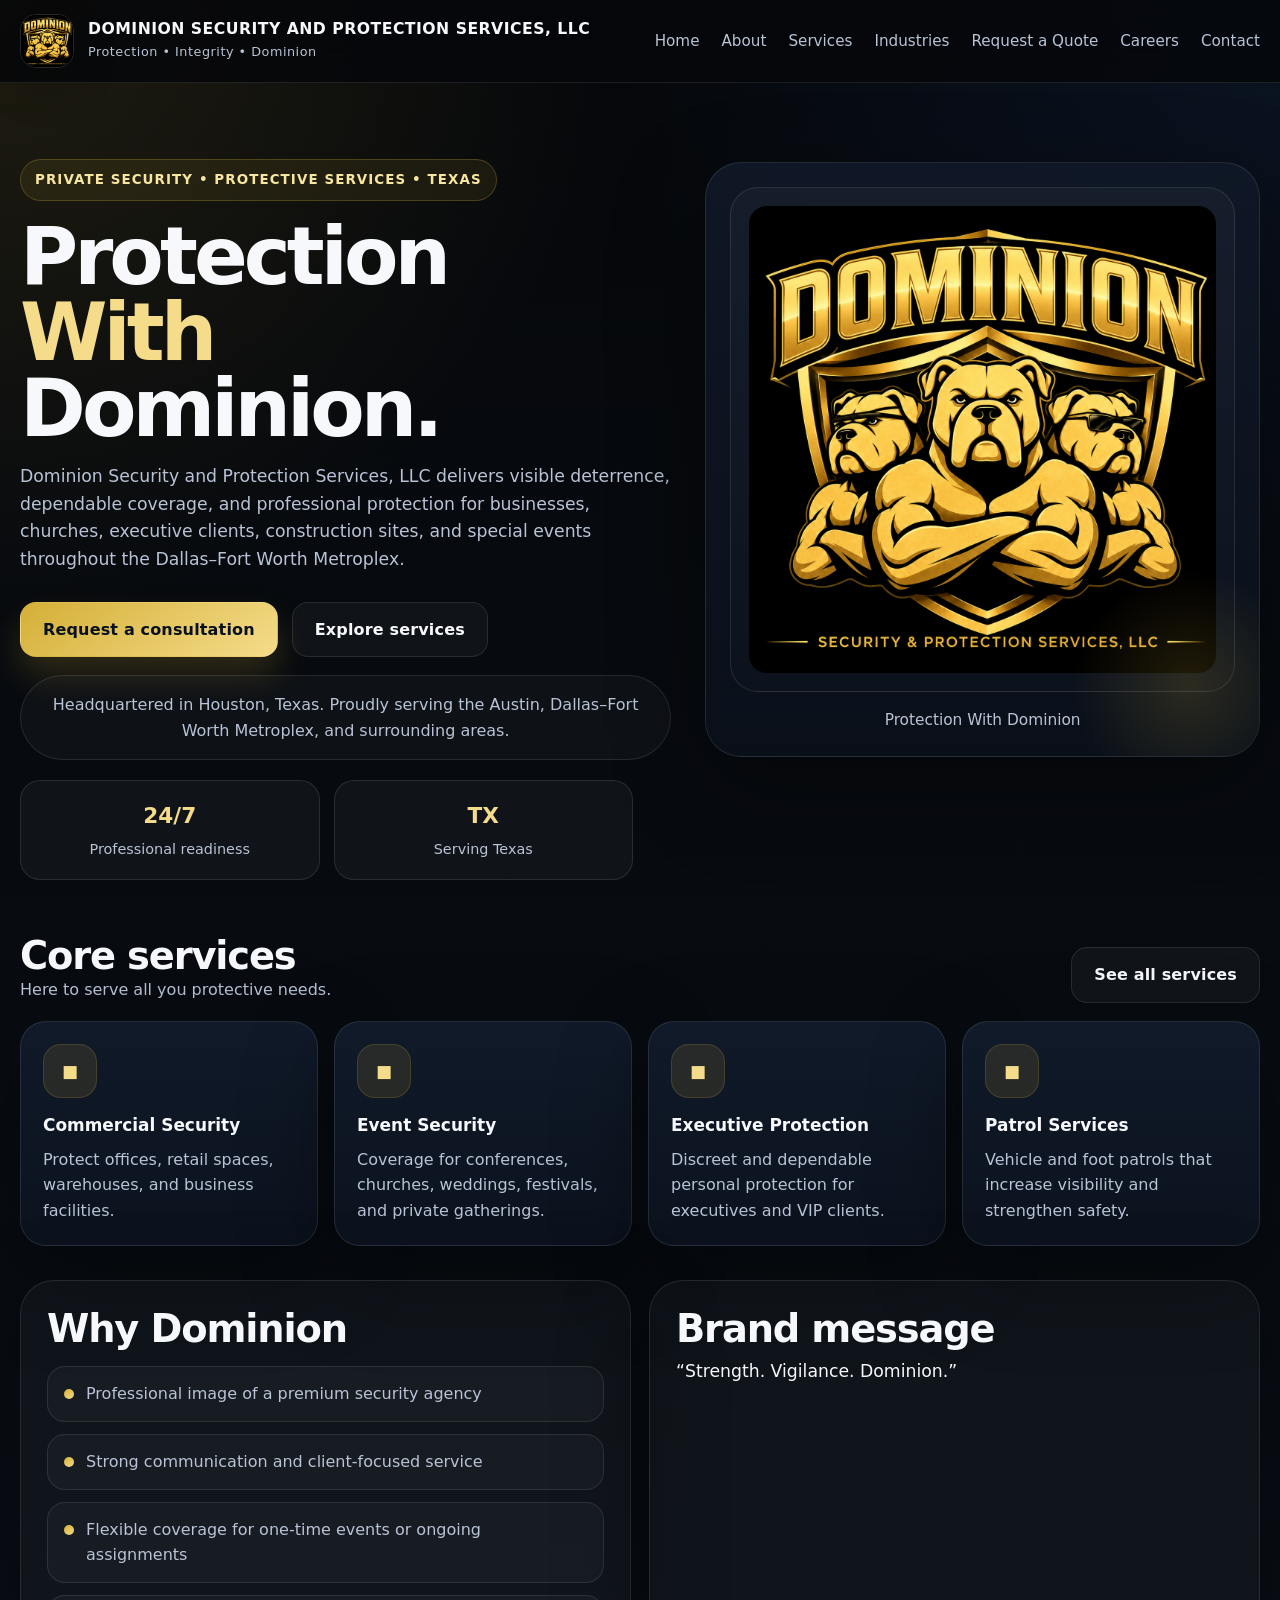
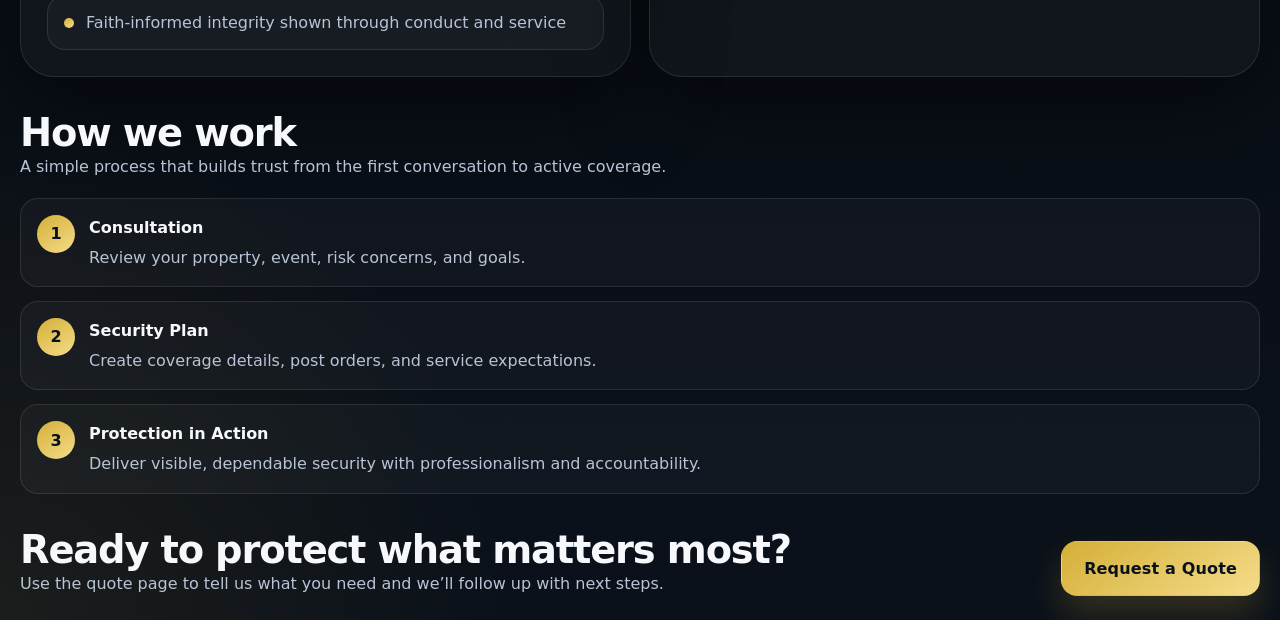
<file: index.html>
<!DOCTYPE html>
<html lang="en">
<head>
  <meta charset="UTF-8">
  <meta name="viewport" content="width=device-width, initial-scale=1.0">
  <title>Dominion Security and Protection Services, LLC</title>
  <meta name="description" content="Dominion Security and Protection Services, LLC provides professional security, protection, and patrol services across Texas.">
  <link rel="stylesheet" href="styles.css">
</head>
<body>


  <header class="topbar">
    <div class="wrap topbar-inner">
      <div class="brand">
        <img src="logo.png" alt="Dominion Security and Protection Services logo">
        <div>
          <h1>Dominion Security and Protection Services, LLC</h1>
          <p>Protection • Integrity • Dominion</p>
        </div>
      </div>
      <nav>
        <a href="index.html">Home</a>
        <a href="about.html">About</a>
        <a href="services.html">Services</a>
        <a href="industries.html">Industries</a>
        <a href="quote.html">Request a Quote</a>
        <a href="careers.html">Careers</a>
        <a href="contact.html">Contact</a>
      </nav>
    </div>
  </header>

<main class="wrap">
  <section class="hero">
    <div class="hero-grid">
      <div>
        <div class="eyebrow">Private Security • Protective Services • Texas</div>
        <h2>Protection <span class="gold">With</span> Dominion.</h2>
        <p class="lead">Dominion Security and Protection Services, LLC delivers visible deterrence, dependable coverage, and professional protection for businesses, churches, executive clients, construction sites, and special events throughout the Dallas–Fort Worth Metroplex.</p>
        <div class="hero-actions">
          <a class="btn primary" href="quote.html">Request a consultation</a>
          <a class="btn secondary" href="services.html">Explore services</a>
        </div>
        <div class="strip">Headquartered in Houston, Texas. Proudly serving the Austin, Dallas–Fort Worth Metroplex, and surrounding areas.</div>
      </div>
      <div class="hero-card">
        <div class="logo-shell"><img src="logo.png" alt="Dominion logo large"></div>
        <div class="hero-note">Protection With Dominion</div>
      </div>
    </div>
    <div class="stats">
      <div class="stat"><strong>24/7</strong><span>Professional readiness</span></div>
      <div class="stat"><strong>TX</strong><span>Serving Texas</span></div>
    </div>
  </section>

  <section>
    <div class="section-head"><div><h3>Core services</h3><p>Here to serve all you protective needs.</p></div><a class="btn secondary" href="services.html">See all services</a></div>
    <div class="grid-4">
      <div class="card"><div class="icon">◼</div><h4>Commercial Security</h4><p>Protect offices, retail spaces, warehouses, and business facilities.</p></div>
      <div class="card"><div class="icon">◼</div><h4>Event Security</h4><p>Coverage for conferences, churches, weddings, festivals, and private gatherings.</p></div>
      <div class="card"><div class="icon">◼</div><h4>Executive Protection</h4><p>Discreet and dependable personal protection for executives and VIP clients.</p></div>
      <div class="card"><div class="icon">◼</div><h4>Patrol Services</h4><p>Vehicle and foot patrols that increase visibility and strengthen safety.</p></div>
    </div>
  </section>

  <section>
    <div class="two-col">
      <div class="panel">
        <div class="section-head" style="margin-bottom:8px"><div><h3>Why Dominion</h3></div></div>
        <ul class="list">
          <li><span class="bullet"></span><span>Professional image of a premium security agency</span></li>
          <li><span class="bullet"></span><span>Strong communication and client-focused service</span></li>
          <li><span class="bullet"></span><span>Flexible coverage for one-time events or ongoing assignments</span></li>
          <li><span class="bullet"></span><span>Faith-informed integrity shown through conduct and service</span></li>
        </ul>
      </div>
      <div class="panel">
        <div class="section-head" style="margin-bottom:8px"><div><h3>Brand message</h3></div></div>
        <p class="quote">“Strength. Vigilance. Dominion.”</p>
      </div>
    </div>
  </section>

  <section>
    <div class="section-head"><div><h3>How we work</h3><p>A simple process that builds trust from the first conversation to active coverage.</p></div></div>
    <div class="timeline">
      <div class="step"><div class="num">1</div><div><h5>Consultation</h5><p>Review your property, event, risk concerns, and goals.</p></div></div>
      <div class="step"><div class="num">2</div><div><h5>Security Plan</h5><p>Create coverage details, post orders, and service expectations.</p></div></div>
      <div class="step"><div class="num">3</div><div><h5>Protection in Action</h5><p>Deliver visible, dependable security with professionalism and accountability.</p></div></div>
    </div>
  </section>

  <section><div class="section-head"><div><h3>Ready to protect what matters most?</h3><p>Use the quote page to tell us what you need and we’ll follow up with next steps.</p></div><a class="btn primary" href="quote.html">Request a Quote</a></div></section>
</main>

<script src="script.js"></script>
</body>
</html>
</file>
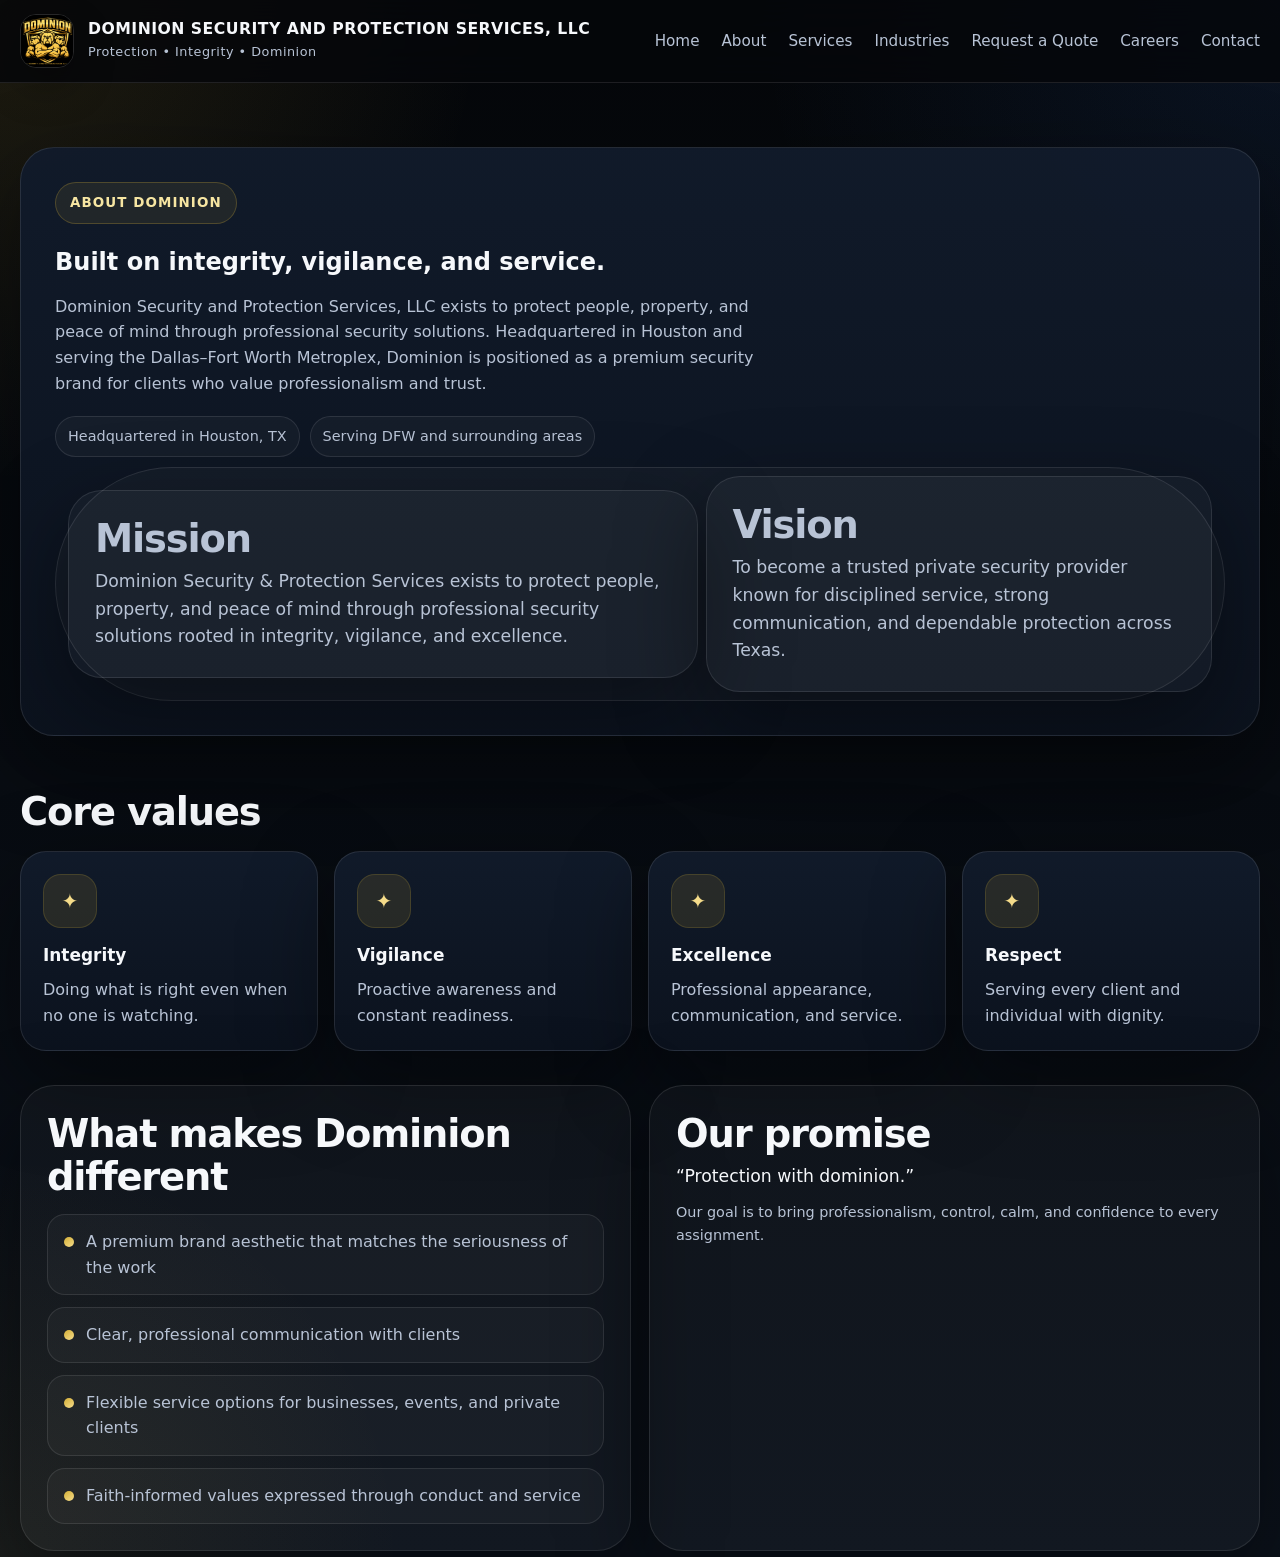
<file: about.html>
<!DOCTYPE html>
<html lang="en">
<head>
  <meta charset="UTF-8">
  <meta name="viewport" content="width=device-width, initial-scale=1.0">
  <title>About Dominion Security and Protection Services, LLC</title>
  <meta name="description" content="Dominion Security and Protection Services, LLC provides professional security, protection, and patrol services across Texas.">
  <link rel="stylesheet" href="styles.css">
</head>
<body>


  <header class="topbar">
    <div class="wrap topbar-inner">
      <div class="brand">
        <img src="logo.png" alt="Dominion Security and Protection Services logo">
        <div>
          <h1>Dominion Security and Protection Services, LLC</h1>
          <p>Protection • Integrity • Dominion</p>
        </div>
      </div>
      <nav>
        <a href="index.html">Home</a>
        <a href="about.html">About</a>
        <a href="services.html">Services</a>
        <a href="industries.html">Industries</a>
        <a href="quote.html">Request a Quote</a>
        <a href="careers.html">Careers</a>
        <a href="contact.html">Contact</a>
      </nav>
    </div>
  </header>

<main class="wrap">
  <section class="page-hero"><div class="content"><div class="eyebrow">About Dominion</div><h2>Built on integrity, vigilance, and service.</h2><p>Dominion Security and Protection Services, LLC exists to protect people, property, and peace of mind through professional security solutions. Headquartered in Houston and serving the Dallas–Fort Worth Metroplex, Dominion is positioned as a premium security brand for clients who value professionalism and trust.</p><div class="badges"><span class="badge">Headquartered in Houston, TX</span><span class="badge">Serving DFW and surrounding areas</span><span class="badge">
      <div class="panel"><div class="section-head" style="margin-bottom:8px"><div><h3>Mission</h3></div></div><p class="lead" style="max-width:none">Dominion Security & Protection Services exists to protect people, property, and peace of mind through professional security solutions rooted in integrity, vigilance, and excellence.</p></div>
      <div class="panel"><div class="section-head" style="margin-bottom:8px"><div><h3>Vision</h3></div></div><p class="lead" style="max-width:none">To become a trusted private security provider known for disciplined service, strong communication, and dependable protection across Texas.</p></div>
    </div>
  </section>
  <section><div class="section-head"><div><h3>Core values</h3></div></div><div class="grid-4"><div class="card"><div class="icon">✦</div><h4>Integrity</h4><p>Doing what is right even when no one is watching.</p></div><div class="card"><div class="icon">✦</div><h4>Vigilance</h4><p>Proactive awareness and constant readiness.</p></div><div class="card"><div class="icon">✦</div><h4>Excellence</h4><p>Professional appearance, communication, and service.</p></div><div class="card"><div class="icon">✦</div><h4>Respect</h4><p>Serving every client and individual with dignity.</p></div></div></section>
  <section><div class="two-col"><div class="panel"><div class="section-head" style="margin-bottom:8px"><div><h3>What makes Dominion different</h3></div></div><ul class="list"><li><span class="bullet"></span><span>A premium brand aesthetic that matches the seriousness of the work</span></li><li><span class="bullet"></span><span>Clear, professional communication with clients</span></li><li><span class="bullet"></span><span>Flexible service options for businesses, events, and private clients</span></li><li><span class="bullet"></span><span>Faith-informed values expressed through conduct and service</span></li></ul></div><div class="panel"><div class="section-head" style="margin-bottom:8px"><div><h3>Our promise</h3></div></div><p class="quote">“Protection with dominion.”<small>Our goal is to bring professionalism, control, calm, and confidence to every assignment.</small></p></div></div></section>
</main>

<script src="script.js"></script>
</body>
</html>
</file>
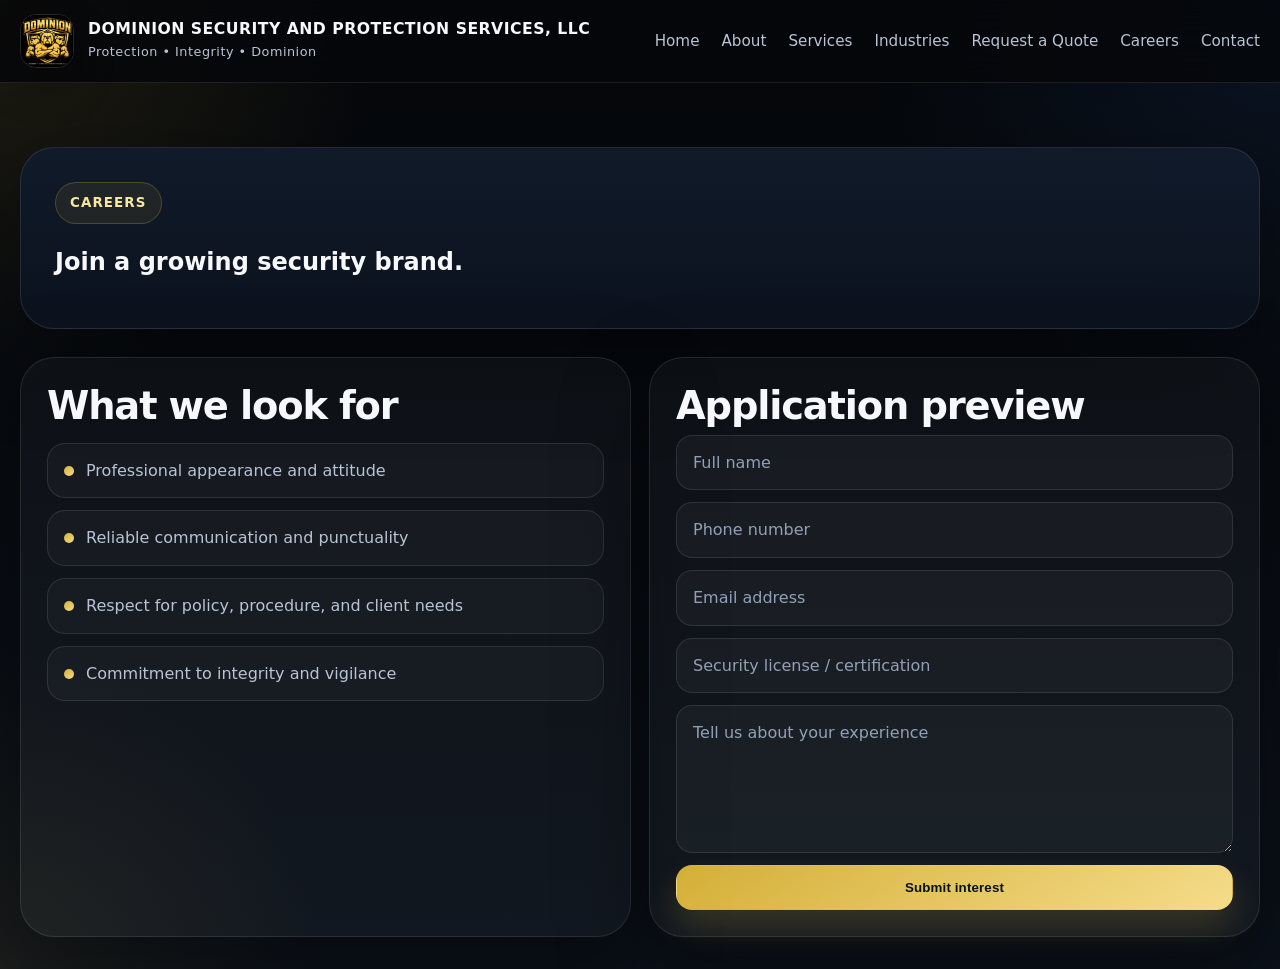
<file: careers.html>
<!DOCTYPE html>
<html lang="en">
<head>
  <meta charset="UTF-8">
  <meta name="viewport" content="width=device-width, initial-scale=1.0">
  <title>Careers | Dominion Security and Protection Services, LLC</title>
  <meta name="description" content="Dominion Security and Protection Services, LLC provides professional security, protection, and patrol services across Texas.">
  <link rel="stylesheet" href="styles.css">
</head>
<body>


  <header class="topbar">
    <div class="wrap topbar-inner">
      <div class="brand">
        <img src="logo.png" alt="Dominion Security and Protection Services logo">
        <div>
          <h1>Dominion Security and Protection Services, LLC</h1>
          <p>Protection • Integrity • Dominion</p>
        </div>
      </div>
      <nav>
        <a href="index.html">Home</a>
        <a href="about.html">About</a>
        <a href="services.html">Services</a>
        <a href="industries.html">Industries</a>
        <a href="quote.html">Request a Quote</a>
        <a href="careers.html">Careers</a>
        <a href="contact.html">Contact</a>
      </nav>
    </div>
  </header>

<main class="wrap">
  <section class="page-hero"><div class="content"><div class="eyebrow">Careers</div><h2>Join a growing security brand.</h2><p></div>
  <section>
    <div class="two-col">
      <div class="panel"><div class="section-head" style="margin-bottom:8px"><div><h3>What we look for</h3></div></div><ul class="list"><li><span class="bullet"></span><span>Professional appearance and attitude</span></li><li><span class="bullet"></span><span>Reliable communication and punctuality</span></li><li><span class="bullet"></span><span>Respect for policy, procedure, and client needs</span></li><li><span class="bullet"></span><span>Commitment to integrity and vigilance</span></li></ul></div>
      <div class="panel"><div class="section-head" style="margin-bottom:8px"><div><h3>Application preview</h3></div></div><form><input type="text" placeholder="Full name"><input type="tel" placeholder="Phone number"><input type="email" placeholder="Email address"><input type="text" placeholder="Security license / certification"><textarea placeholder="Tell us about your experience"></textarea><button class="btn primary" type="submit">Submit interest</button></form></div>
    </div>
  </section>
</main>

<script src="script.js"></script>
</body>
</html>
</file>
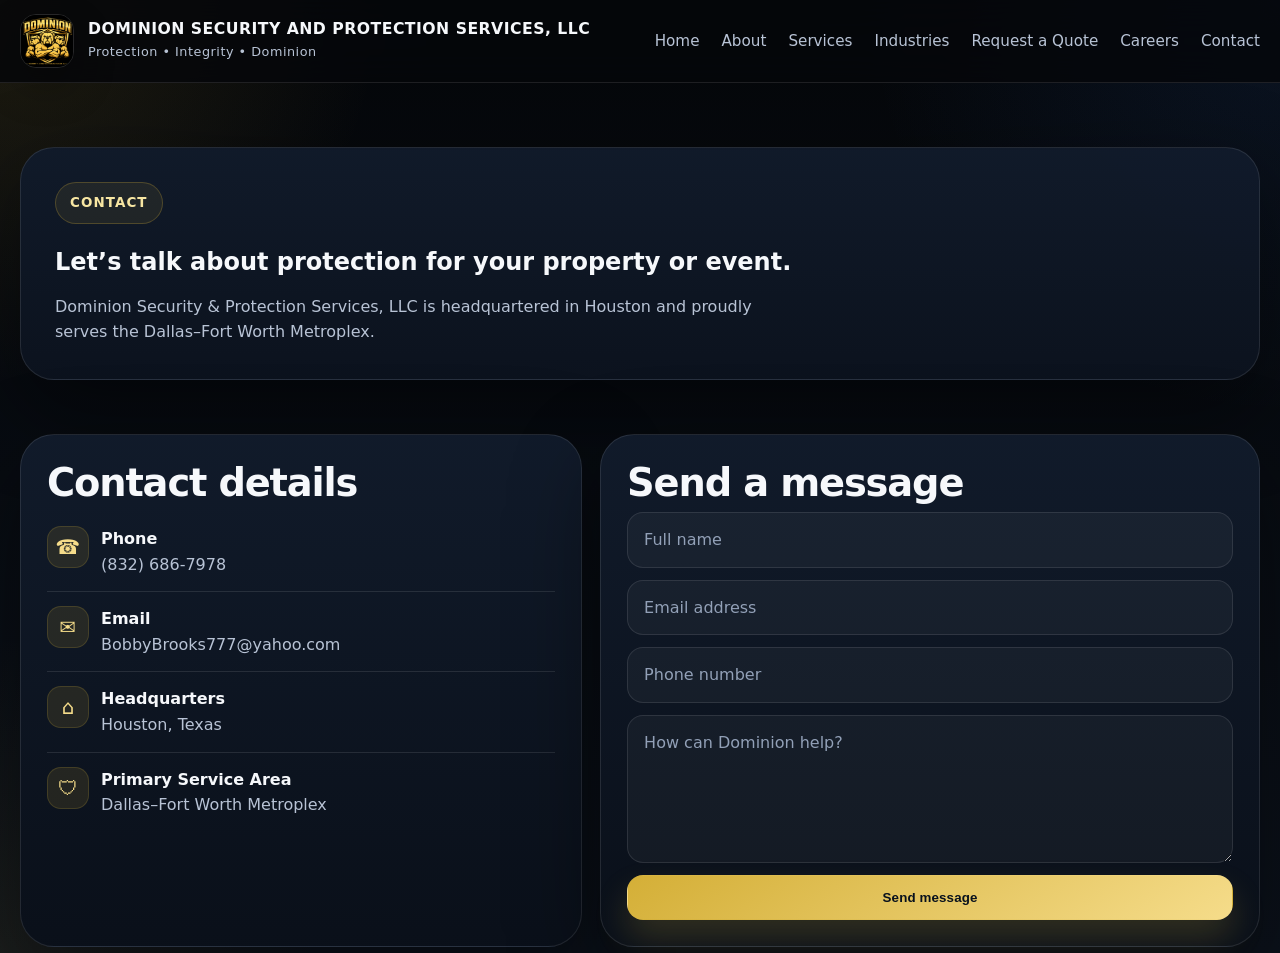
<file: contact.html>
<!DOCTYPE html>
<html lang="en">
<head>
  <meta charset="UTF-8">
  <meta name="viewport" content="width=device-width, initial-scale=1.0">
  <title>Contact | Dominion Security and Protection Services, LLC</title>
  <meta name="description" content="Dominion Security and Protection Services, LLC provides professional security, protection, and patrol services across Texas.">
  <link rel="stylesheet" href="styles.css">
</head>
<body>


  <header class="topbar">
    <div class="wrap topbar-inner">
      <div class="brand">
        <img src="logo.png" alt="Dominion Security and Protection Services logo">
        <div>
          <h1>Dominion Security and Protection Services, LLC</h1>
          <p>Protection • Integrity • Dominion</p>
        </div>
      </div>
      <nav>
        <a href="index.html">Home</a>
        <a href="about.html">About</a>
        <a href="services.html">Services</a>
        <a href="industries.html">Industries</a>
        <a href="quote.html">Request a Quote</a>
        <a href="careers.html">Careers</a>
        <a href="contact.html">Contact</a>
      </nav>
    </div>
  </header>

<main class="wrap">
  <section class="page-hero"><div class="content"><div class="eyebrow">Contact</div><h2>Let’s talk about protection for your property or event.</h2><p>Dominion Security & Protection Services, LLC is headquartered in Houston and proudly serves the Dallas–Fort Worth Metroplex.</p></div></section>
  <section>
    <div class="contact">
      <div class="contact-card">
        <div class="section-head" style="margin-bottom:8px"><div><h3>Contact details</h3></div></div>
        <div class="contact-item"><div class="icon small">☎</div><div><strong>Phone</strong><span>(832) 686-7978</span></div></div>
        <div class="contact-item"><div class="icon small">✉</div><div><strong>Email</strong><span>BobbyBrooks777@yahoo.com</span></div></div>
        <div class="contact-item"><div class="icon small">⌂</div><div><strong>Headquarters</strong><span>Houston, Texas</span></div></div>
        <div class="contact-item"><div class="icon small">🛡</div><div><strong>Primary Service Area</strong><span>Dallas–Fort Worth Metroplex</span></div></div>
      </div>
      <div class="contact-card">
        <div class="section-head" style="margin-bottom:8px"><div><h3>Send a message</h3></div></div>
        <form><input type="text" placeholder="Full name"><input type="email" placeholder="Email address"><input type="tel" placeholder="Phone number"><textarea placeholder="How can Dominion help?"></textarea><button class="btn primary" type="submit">Send message</button></form>
      </div>
    </div>
  </section>
</main>

<script src="script.js"></script>
</body>
</html>
</file>
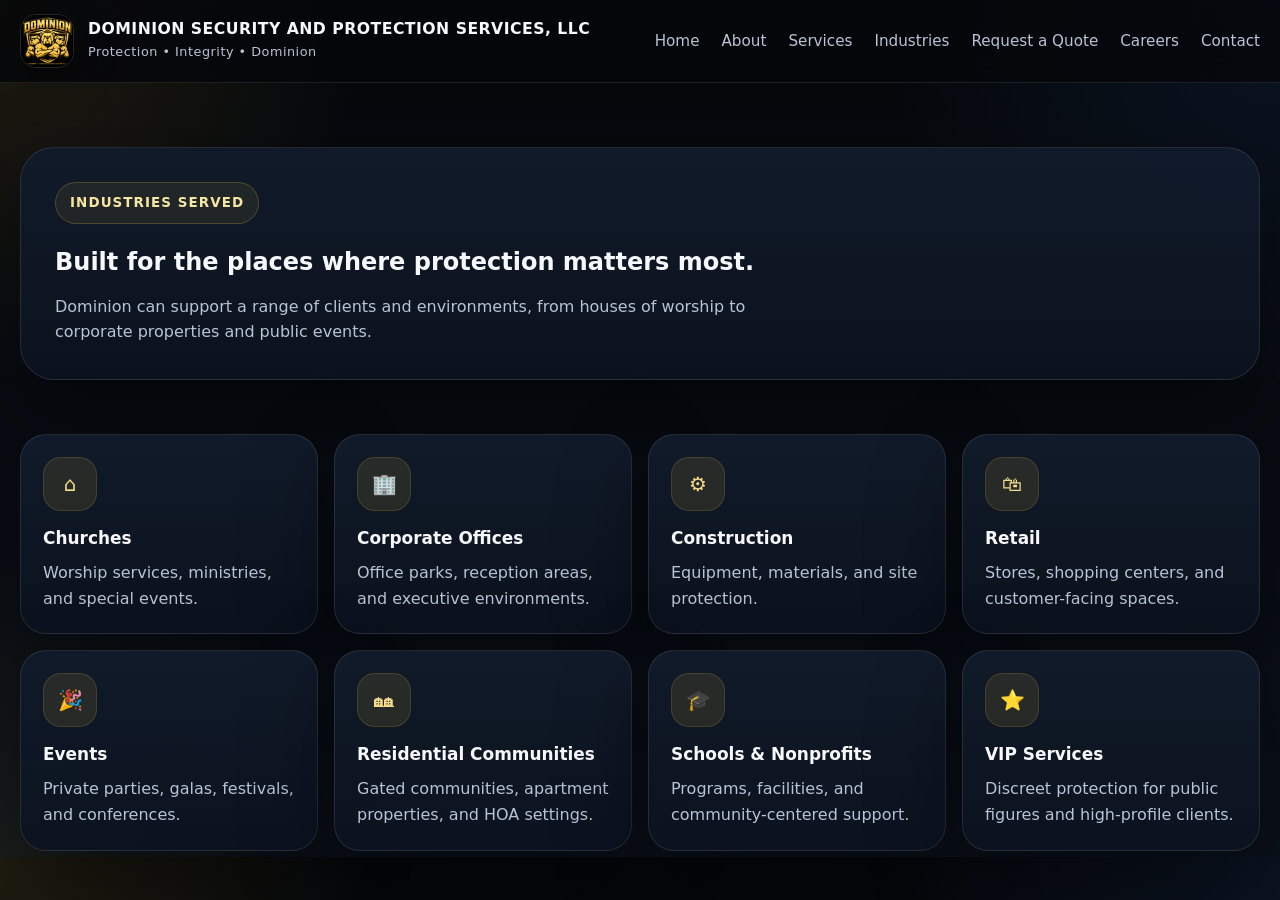
<file: industries.html>
<!DOCTYPE html>
<html lang="en">
<head>
  <meta charset="UTF-8">
  <meta name="viewport" content="width=device-width, initial-scale=1.0">
  <title>Industries Served | Dominion Security and Protection Services, LLC</title>
  <meta name="description" content="Dominion Security and Protection Services, LLC provides professional security, protection, and patrol services across Texas.">
  <link rel="stylesheet" href="styles.css">
</head>
<body>


  <header class="topbar">
    <div class="wrap topbar-inner">
      <div class="brand">
        <img src="logo.png" alt="Dominion Security and Protection Services logo">
        <div>
          <h1>Dominion Security and Protection Services, LLC</h1>
          <p>Protection • Integrity • Dominion</p>
        </div>
      </div>
      <nav>
        <a href="index.html">Home</a>
        <a href="about.html">About</a>
        <a href="services.html">Services</a>
        <a href="industries.html">Industries</a>
        <a href="quote.html">Request a Quote</a>
        <a href="careers.html">Careers</a>
        <a href="contact.html">Contact</a>
      </nav>
    </div>
  </header>

<main class="wrap">
  <section class="page-hero"><div class="content"><div class="eyebrow">Industries Served</div><h2>Built for the places where protection matters most.</h2><p>Dominion can support a range of clients and environments, from houses of worship to corporate properties and public events.</p></div></section>
  <section><div class="grid-4">
    <div class="card"><div class="icon">⌂</div><h4>Churches</h4><p>Worship services, ministries, and special events.</p></div>
    <div class="card"><div class="icon">🏢</div><h4>Corporate Offices</h4><p>Office parks, reception areas, and executive environments.</p></div>
    <div class="card"><div class="icon">⚙</div><h4>Construction</h4><p>Equipment, materials, and site protection.</p></div>
    <div class="card"><div class="icon">🛍</div><h4>Retail</h4><p>Stores, shopping centers, and customer-facing spaces.</p></div>
    <div class="card"><div class="icon">🎉</div><h4>Events</h4><p>Private parties, galas, festivals, and conferences.</p></div>
    <div class="card"><div class="icon">🏘</div><h4>Residential Communities</h4><p>Gated communities, apartment properties, and HOA settings.</p></div>
    <div class="card"><div class="icon">🎓</div><h4>Schools & Nonprofits</h4><p>Programs, facilities, and community-centered support.</p></div>
    <div class="card"><div class="icon">⭐</div><h4>VIP Services</h4><p>Discreet protection for public figures and high-profile clients.</p></div>
  </div></section>
</main>

<script src="script.js"></script>
</body>
</html>
</file>
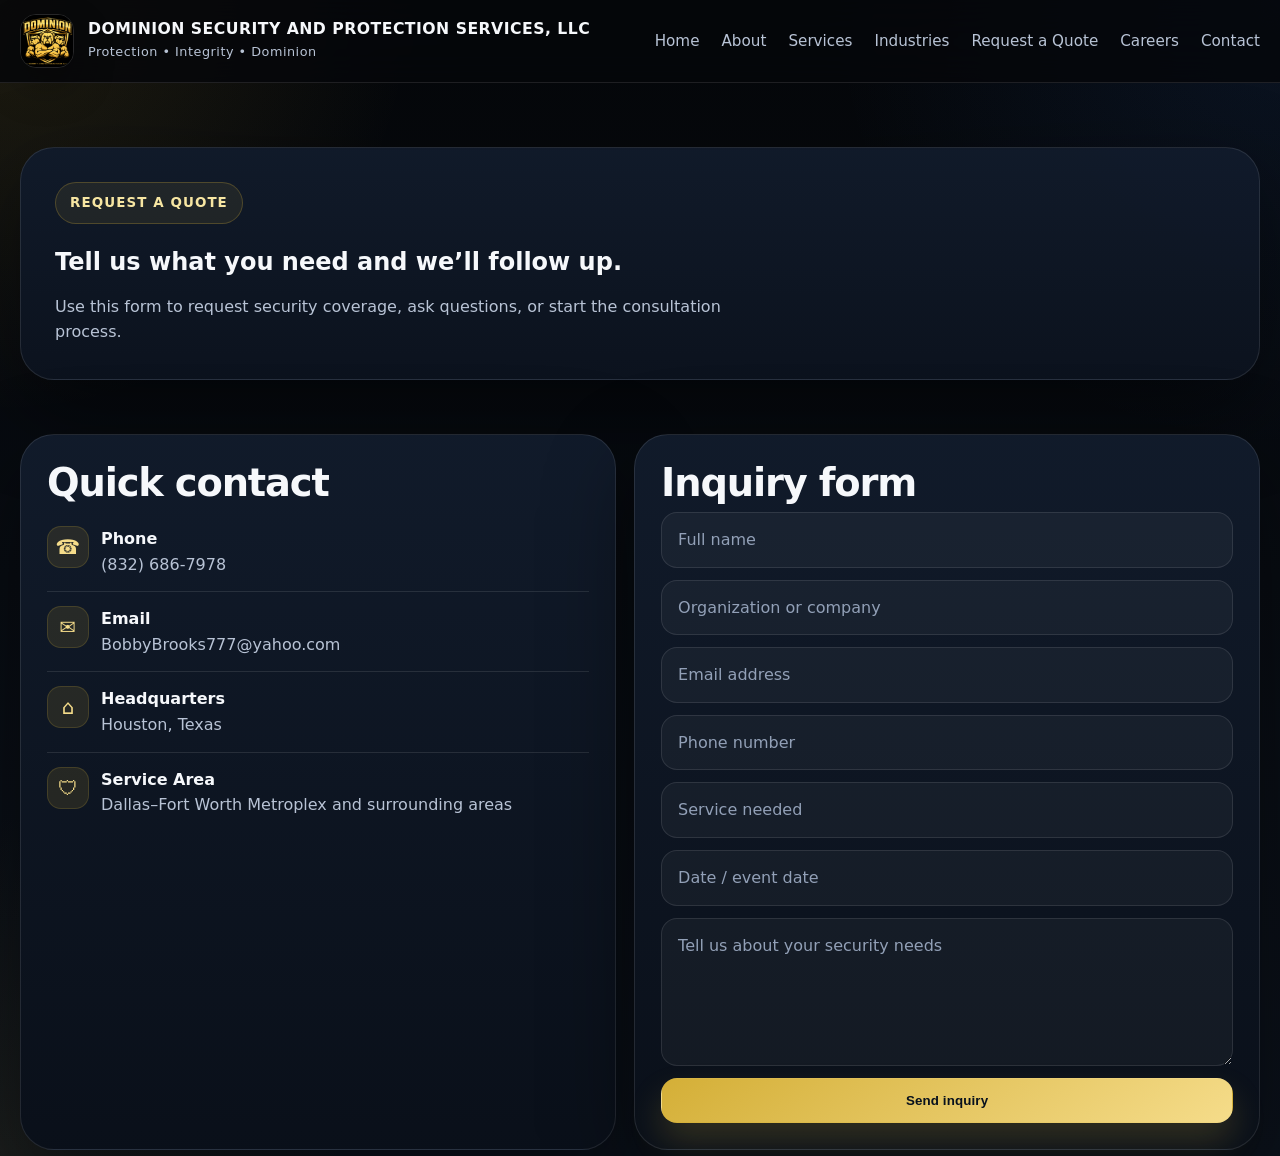
<file: quote.html>
<!DOCTYPE html>
<html lang="en">
<head>
  <meta charset="UTF-8">
  <meta name="viewport" content="width=device-width, initial-scale=1.0">
  <title>Request a Quote | Dominion Security and Protection Services, LLC</title>
  <meta name="description" content="Dominion Security and Protection Services, LLC provides professional security, protection, and patrol services across Texas.">
  <link rel="stylesheet" href="styles.css">
</head>
<body>


  <header class="topbar">
    <div class="wrap topbar-inner">
      <div class="brand">
        <img src="logo.png" alt="Dominion Security and Protection Services logo">
        <div>
          <h1>Dominion Security and Protection Services, LLC</h1>
          <p>Protection • Integrity • Dominion</p>
        </div>
      </div>
      <nav>
        <a href="index.html">Home</a>
        <a href="about.html">About</a>
        <a href="services.html">Services</a>
        <a href="industries.html">Industries</a>
        <a href="quote.html">Request a Quote</a>
        <a href="careers.html">Careers</a>
        <a href="contact.html">Contact</a>
      </nav>
    </div>
  </header>

<main class="wrap">
  <section class="page-hero"><div class="content"><div class="eyebrow">Request a Quote</div><h2>Tell us what you need and we’ll follow up.</h2><p>Use this form to request security coverage, ask questions, or start the consultation process.</p></div></section>
  <section>
    <div class="contact" style="grid-template-columns:1fr 1.05fr">
      <div class="contact-card">
        <div class="section-head" style="margin-bottom:8px"><div><h3>Quick contact</h3></div></div>
        <div class="contact-item"><div class="icon small">☎</div><div><strong>Phone</strong><span>(832) 686-7978</span></div></div>
        <div class="contact-item"><div class="icon small">✉</div><div><strong>Email</strong><span>BobbyBrooks777@yahoo.com</span></div></div>
        <div class="contact-item"><div class="icon small">⌂</div><div><strong>Headquarters</strong><span>Houston, Texas</span></div></div>
        <div class="contact-item"><div class="icon small">🛡</div><div><strong>Service Area</strong><span>Dallas–Fort Worth Metroplex and surrounding areas</span></div></div>
      </div>
      <div class="contact-card">
        <div class="section-head" style="margin-bottom:8px"><div><h3>Inquiry form</h3></div></div>
        <form>
          <input type="text" placeholder="Full name">
          <input type="text" placeholder="Organization or company">
          <input type="email" placeholder="Email address">
          <input type="tel" placeholder="Phone number">
          <input type="text" placeholder="Service needed">
          <input type="text" placeholder="Date / event date">
          <textarea placeholder="Tell us about your security needs"></textarea>
          <button class="btn primary" type="submit">Send inquiry</button>
        </form>
      </div>
    </div>
  </section>
</main>

<script src="script.js"></script>
</body>
</html>
</file>
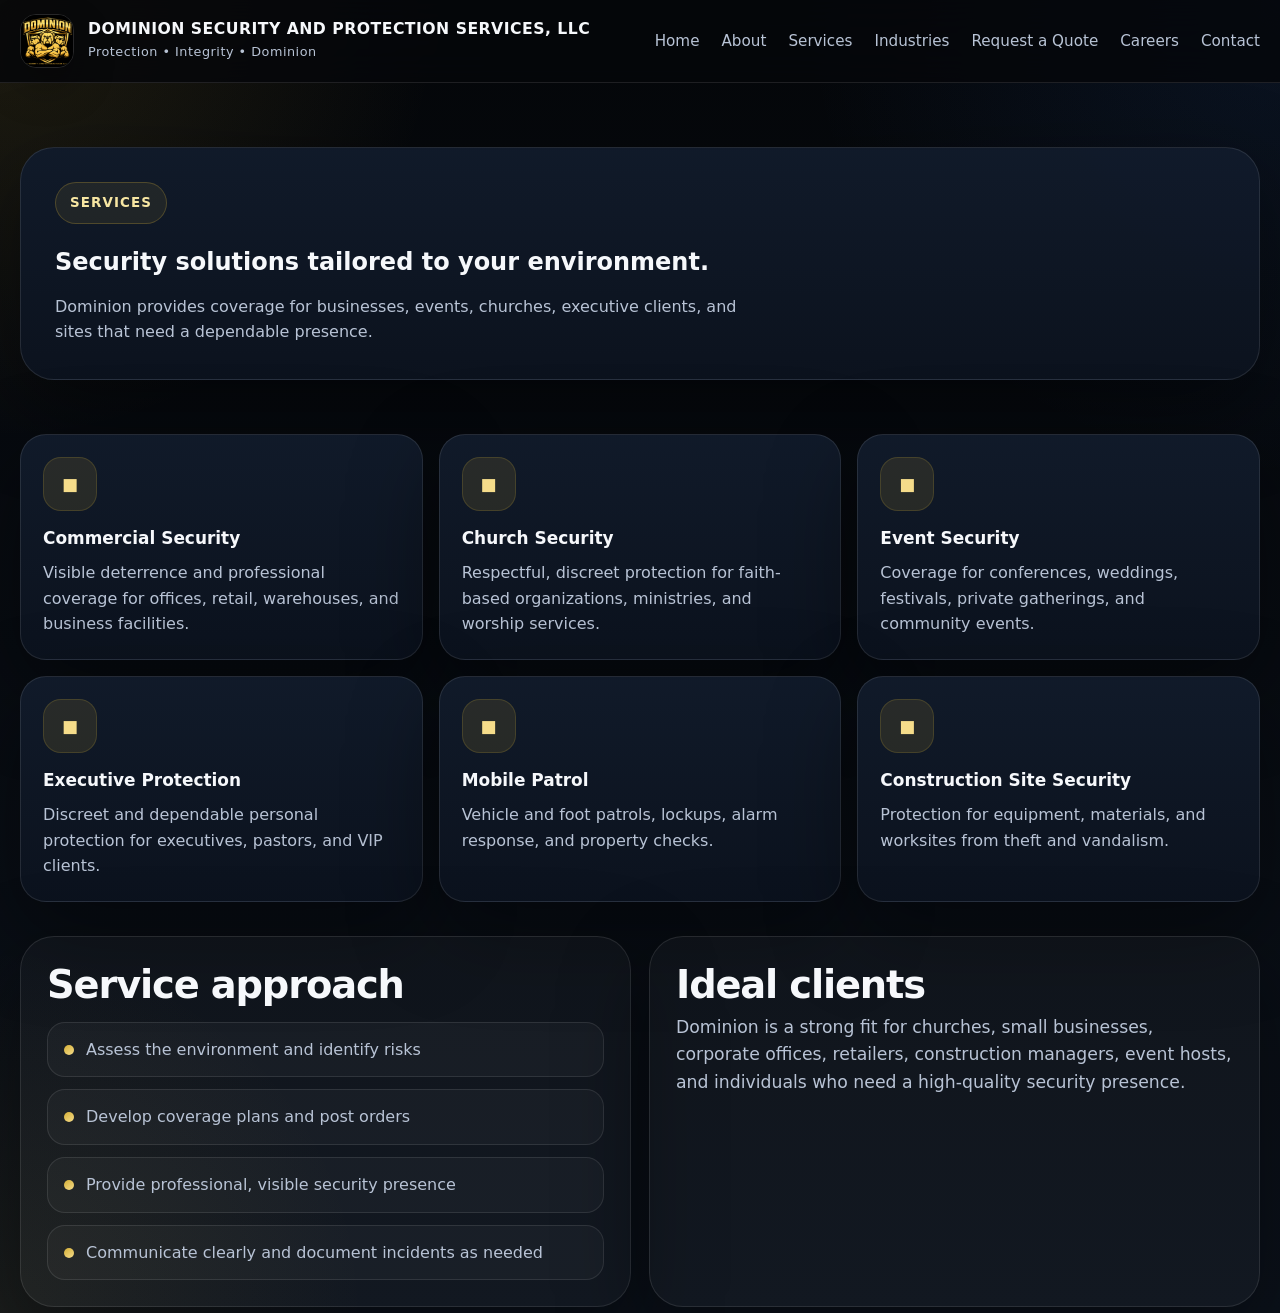
<file: services.html>
<!DOCTYPE html>
<html lang="en">
<head>
  <meta charset="UTF-8">
  <meta name="viewport" content="width=device-width, initial-scale=1.0">
  <title>Security Services | Dominion Security and Protection Services, LLC</title>
  <meta name="description" content="Dominion Security and Protection Services, LLC provides professional security, protection, and patrol services across Texas.">
  <link rel="stylesheet" href="styles.css">
</head>
<body>


  <header class="topbar">
    <div class="wrap topbar-inner">
      <div class="brand">
        <img src="logo.png" alt="Dominion Security and Protection Services logo">
        <div>
          <h1>Dominion Security and Protection Services, LLC</h1>
          <p>Protection • Integrity • Dominion</p>
        </div>
      </div>
      <nav>
        <a href="index.html">Home</a>
        <a href="about.html">About</a>
        <a href="services.html">Services</a>
        <a href="industries.html">Industries</a>
        <a href="quote.html">Request a Quote</a>
        <a href="careers.html">Careers</a>
        <a href="contact.html">Contact</a>
      </nav>
    </div>
  </header>

<main class="wrap">
  <section class="page-hero"><div class="content"><div class="eyebrow">Services</div><h2>Security solutions tailored to your environment.</h2><p>Dominion provides coverage for businesses, events, churches, executive clients, and sites that need a dependable presence.</p></div></section>
  <section><div class="grid-3">
    <div class="card"><div class="icon">◼</div><h4>Commercial Security</h4><p>Visible deterrence and professional coverage for offices, retail, warehouses, and business facilities.</p></div>
    <div class="card"><div class="icon">◼</div><h4>Church Security</h4><p>Respectful, discreet protection for faith-based organizations, ministries, and worship services.</p></div>
    <div class="card"><div class="icon">◼</div><h4>Event Security</h4><p>Coverage for conferences, weddings, festivals, private gatherings, and community events.</p></div>
    <div class="card"><div class="icon">◼</div><h4>Executive Protection</h4><p>Discreet and dependable personal protection for executives, pastors, and VIP clients.</p></div>
    <div class="card"><div class="icon">◼</div><h4>Mobile Patrol</h4><p>Vehicle and foot patrols, lockups, alarm response, and property checks.</p></div>
    <div class="card"><div class="icon">◼</div><h4>Construction Site Security</h4><p>Protection for equipment, materials, and worksites from theft and vandalism.</p></div>
  </div></section>
  <section><div class="two-col"><div class="panel"><div class="section-head" style="margin-bottom:8px"><div><h3>Service approach</h3></div></div><ul class="list"><li><span class="bullet"></span><span>Assess the environment and identify risks</span></li><li><span class="bullet"></span><span>Develop coverage plans and post orders</span></li><li><span class="bullet"></span><span>Provide professional, visible security presence</span></li><li><span class="bullet"></span><span>Communicate clearly and document incidents as needed</span></li></ul></div><div class="panel"><div class="section-head" style="margin-bottom:8px"><div><h3>Ideal clients</h3></div></div><p class="lead" style="max-width:none">Dominion is a strong fit for churches, small businesses, corporate offices, retailers, construction managers, event hosts, and individuals who need a high-quality security presence.</p></div></div></section>
</main>

<script src="script.js"></script>
</body>
</html>
</file>
<file: styles.css>
:root{
  --bg:#05070a; --bg2:#0b111a; --panel:rgba(14,21,33,.92); --panel2:rgba(18,28,44,.96);
  --line:rgba(255,255,255,.10); --text:#f6f8fb; --muted:#b8c3d5;
  --gold:#d4af37; --gold2:#f5dc8a; --shadow:0 30px 90px rgba(0,0,0,.42);
  --radius-xl:34px; --radius-lg:26px; --max:1240px;
}
*{box-sizing:border-box}
html{scroll-behavior:smooth}
body{
  margin:0; font-family:Inter, ui-sans-serif, system-ui, -apple-system, BlinkMacSystemFont, "Segoe UI", sans-serif; color:var(--text);
  background:
    radial-gradient(circle at top left, rgba(212,175,55,.13), transparent 24%),
    radial-gradient(circle at top right, rgba(59,130,246,.10), transparent 26%),
    radial-gradient(circle at bottom left, rgba(212,175,55,.08), transparent 20%),
    linear-gradient(180deg, var(--bg), var(--bg2));
  line-height:1.6; overflow-x:hidden;
}
a{color:inherit;text-decoration:none}
.wrap{width:min(var(--max), calc(100% - 40px)); margin:0 auto}
.topbar{
  position:sticky; top:0; z-index:100; background:rgba(5,7,10,.82); backdrop-filter:blur(20px);
  border-bottom:1px solid var(--line);
}
.topbar-inner{display:flex; align-items:center; justify-content:space-between; gap:20px; padding:14px 0}
.brand{display:flex; align-items:center; gap:14px; min-width:0}
.brand img{width:54px; height:54px; border-radius:16px; object-fit:cover; border:1px solid rgba(255,255,255,.12); box-shadow:0 18px 40px rgba(0,0,0,.28); flex:0 0 auto}
.brand h1{margin:0; font-size:.98rem; line-height:1.15; letter-spacing:.03em; text-transform:uppercase}
.brand p{margin:4px 0 0; color:var(--muted); font-size:.8rem; letter-spacing:.04em}
nav{display:flex; flex-wrap:wrap; gap:22px; justify-content:flex-end}
nav a{color:var(--muted); font-size:.95rem; position:relative}
nav a:hover{color:var(--text)}
nav a::after{content:""; position:absolute; left:0; bottom:-7px; width:0; height:2px; background:linear-gradient(90deg,var(--gold),var(--gold2)); transition:width .25s ease}
nav a:hover::after{width:100%}
.hero{padding:76px 0 26px}
.hero-grid{display:grid; grid-template-columns:1.08fr .92fr; gap:34px; align-items:center}
.eyebrow{display:inline-flex; align-items:center; gap:10px; padding:9px 14px; border-radius:999px; border:1px solid rgba(212,175,55,.26); background:rgba(212,175,55,.09); color:#f7e6a2; font-size:.84rem; text-transform:uppercase; letter-spacing:.08em; font-weight:700}
.hero h2{margin:18px 0 16px; font-size:clamp(3rem,6.2vw,5.9rem); line-height:.96; letter-spacing:-.05em; max-width:11ch}
.hero h2 .gold{color:var(--gold2)}
.lead{margin:0; max-width:62ch; font-size:1.08rem; color:var(--muted)}
.hero-actions{display:flex; flex-wrap:wrap; gap:14px; margin-top:28px}
.btn{display:inline-flex; align-items:center; justify-content:center; gap:10px; padding:14px 22px; border-radius:16px; font-weight:800; border:1px solid transparent; transition:transform .2s ease, background .2s ease; letter-spacing:.01em}
.btn:hover{transform:translateY(-1px)}
.btn.primary{background:linear-gradient(145deg,var(--gold),var(--gold2)); color:#08111d; box-shadow:0 18px 34px rgba(212,175,55,.20)}
.btn.secondary{background:rgba(255,255,255,.04); border-color:var(--line); color:var(--text)}
.hero-card{position:relative; background:linear-gradient(180deg, rgba(16,24,39,.94), rgba(10,16,26,.98)); border:1px solid var(--line); border-radius:36px; box-shadow:var(--shadow); overflow:hidden; padding:24px}
.hero-card::before{content:""; position:absolute; inset:auto -50px -50px auto; width:240px; height:240px; border-radius:50%; background:radial-gradient(circle, rgba(212,175,55,.16), transparent 68%); pointer-events:none}
.logo-shell{border-radius:28px; padding:18px; background:linear-gradient(180deg, rgba(255,255,255,.03), rgba(255,255,255,.01)); border:1px solid var(--line)}
.logo-shell img{width:100%; height:auto; display:block; border-radius:18px}
.hero-note{margin-top:16px; text-align:center; color:var(--muted); font-size:.96rem}
.stats{display:grid; grid-template-columns:repeat(4,1fr); gap:14px; margin-top:20px}
.stat{background:rgba(255,255,255,.04); border:1px solid var(--line); border-radius:20px; padding:18px 16px; text-align:center}
.stat strong{display:block; font-size:1.35rem; color:var(--gold2); margin-bottom:4px}
.stat span{display:block; color:var(--muted); font-size:.9rem}
section{padding:28px 0 6px}
.section-head{display:flex; justify-content:space-between; align-items:flex-end; gap:22px; margin-bottom:18px}
.section-head h3{margin:0; font-size:clamp(1.8rem,3vw,2.75rem); line-height:1.12; letter-spacing:-.03em}
.section-head p{margin:0; color:var(--muted); max-width:64ch}
.strip{margin-top:18px; padding:16px 18px; border:1px solid var(--line); border-radius:999px; background:rgba(255,255,255,.03); color:var(--muted); text-align:center}
.grid-4{display:grid; grid-template-columns:repeat(4,1fr); gap:16px}
.grid-3{display:grid; grid-template-columns:repeat(3,1fr); gap:16px}
.card{background:linear-gradient(180deg, rgba(17,27,43,.96), rgba(12,19,31,.96)); border:1px solid var(--line); border-radius:26px; padding:22px; box-shadow:var(--shadow)}
.icon{width:54px; height:54px; border-radius:18px; display:grid; place-items:center; background:rgba(212,175,55,.12); border:1px solid rgba(212,175,55,.18); color:var(--gold2); font-size:1.25rem; margin-bottom:14px}
.icon.small{width:42px; height:42px; border-radius:14px; margin:0}
.card h4{margin:0 0 8px; font-size:1.06rem}
.card p{margin:0; color:var(--muted)}
.two-col{display:grid; grid-template-columns:1fr 1fr; gap:18px}
.panel{background:rgba(255,255,255,.03); border:1px solid var(--line); border-radius:34px; padding:26px; box-shadow:var(--shadow)}
.list{list-style:none; padding:0; margin:16px 0 0; display:grid; gap:12px}
.list li{display:flex; gap:12px; align-items:flex-start; padding:14px 16px; border-radius:18px; border:1px solid var(--line); background:rgba(255,255,255,.03); color:var(--muted)}
.bullet{width:10px; height:10px; margin-top:8px; border-radius:999px; background:linear-gradient(145deg,var(--gold),var(--gold2)); flex:0 0 auto}
.timeline{display:grid; gap:14px; margin-top:16px}
.step{display:flex; gap:14px; align-items:flex-start; padding:16px; border-radius:18px; border:1px solid var(--line); background:rgba(255,255,255,.03)}
.num{width:38px; height:38px; border-radius:50%; display:grid; place-items:center; flex:0 0 auto; background:linear-gradient(145deg,var(--gold),var(--gold2)); color:#08111d; font-weight:900}
.step h5{margin:0 0 4px; font-size:1rem}
.step p{margin:0; color:var(--muted)}
.quote{font-size:1.08rem; margin:0; color:var(--text)}
.quote small{display:block; color:var(--muted); margin-top:10px}
.faq{display:grid; gap:12px}
details{background:rgba(255,255,255,.03); border:1px solid var(--line); border-radius:18px; padding:16px 18px}
summary{cursor:pointer; font-weight:800}
details p{margin:12px 0 0; color:var(--muted)}
.contact{display:grid; grid-template-columns:.92fr 1.08fr; gap:18px}
.contact-card{background:linear-gradient(180deg, rgba(17,27,43,.98), rgba(10,16,26,.98)); border:1px solid var(--line); border-radius:34px; padding:26px; box-shadow:var(--shadow)}
.contact-item{display:flex; gap:12px; align-items:flex-start; padding:14px 0; border-bottom:1px solid var(--line)}
.contact-item:last-child{border-bottom:none}
.contact-item strong{display:block}
.contact-item span{color:var(--muted); display:block}
form{display:grid; gap:12px}
input, textarea{width:100%; border-radius:16px; border:1px solid var(--line); background:rgba(255,255,255,.04); color:var(--text); padding:14px 16px; font:inherit; outline:none}
input::placeholder, textarea::placeholder{color:#92a0b7}
input:focus, textarea:focus{border-color:rgba(212,175,55,.55)}
textarea{min-height:148px; resize:vertical}
.page-hero{padding:64px 0 26px}
.page-hero .content{background:linear-gradient(180deg, rgba(17,27,43,.96), rgba(12,19,31,.96)); border:1px solid var(--line); border-radius:34px; padding:34px; box-shadow:var(--shadow)}
.page-hero h2{max-width:none; margin-bottom:12px}
.page-hero p{color:var(--muted); max-width:70ch; margin:0}
.badges{display:flex; flex-wrap:wrap; gap:10px; margin-top:20px}
.badge{display:inline-flex; align-items:center; gap:8px; padding:8px 12px; border-radius:999px; border:1px solid var(--line); background:rgba(255,255,255,.03); color:var(--muted); font-size:.9rem}
.footer{padding:28px 0 42px; color:var(--muted); text-align:center; font-size:.92rem}
.accent-line{height:1px; margin:34px 0 0; background:linear-gradient(90deg, transparent, rgba(212,175,55,.45), transparent)}
@media (max-width:1024px){.hero-grid,.grid-4,.grid-3,.two-col,.contact,.stats{grid-template-columns:1fr 1fr}}
@media (max-width:820px){nav{display:none}.hero-grid,.grid-4,.grid-3,.two-col,.contact,.stats{grid-template-columns:1fr}.section-head{flex-direction:column; align-items:flex-start}.hero h2{max-width:none}.topbar-inner{padding:12px 0}}
</file>
